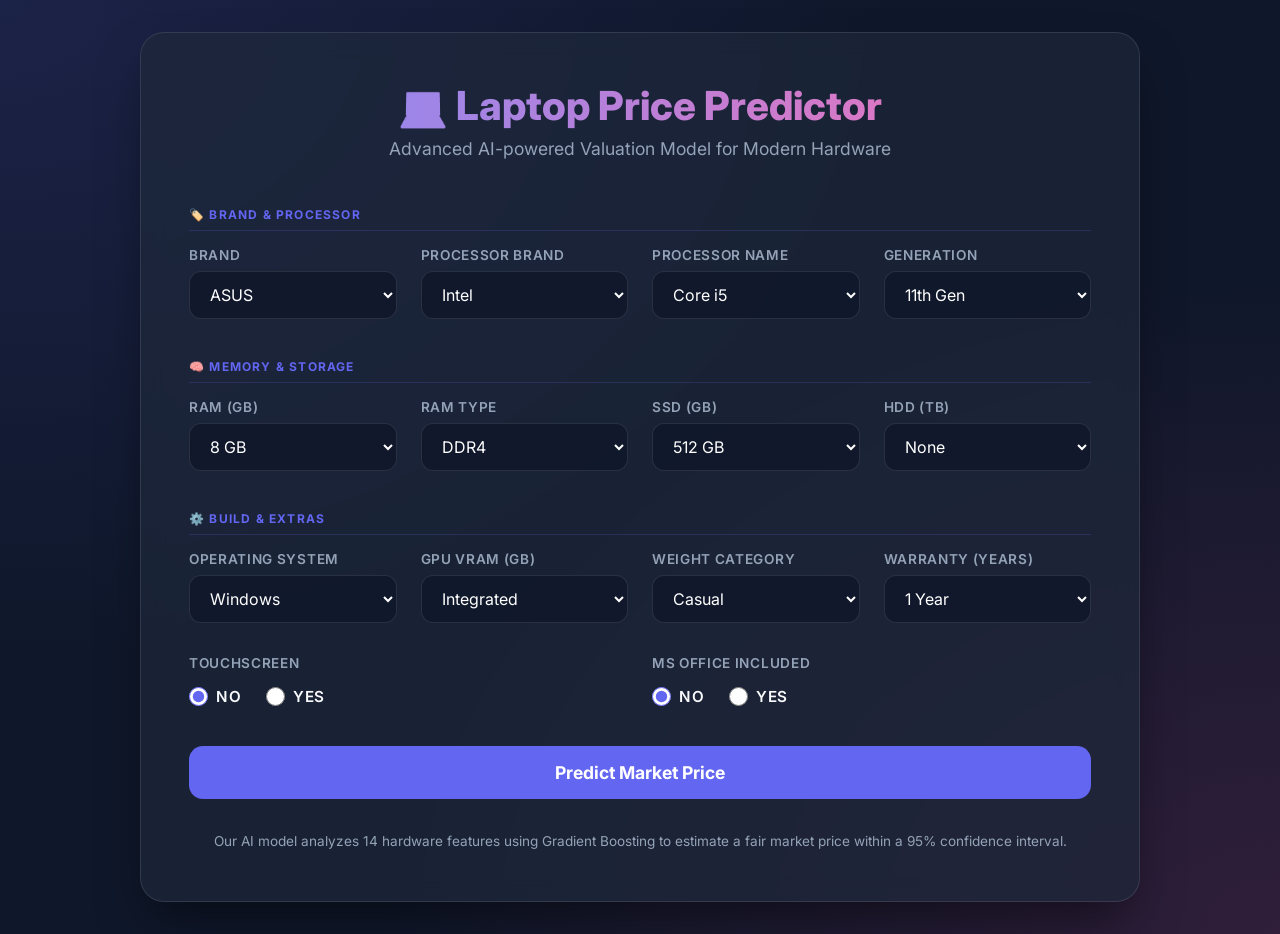
<file: public/index.html>
<!DOCTYPE html>
<html lang="en">
<head>
    <meta charset="UTF-8">
    <meta name="viewport" content="width=device-width, initial-scale=1.0">
    <title>Laptop Price Predictor | AI Valuation</title>
    <link rel="stylesheet" href="style.css">
    <link href="https://fonts.googleapis.com/css2?family=Inter:wght@400;600;700;800&display=swap" rel="stylesheet">
</head>
<body>
    <div class="container">
        <header>
            <h1>💻 Laptop Price Predictor</h1>
            <p>Advanced AI-powered Valuation Model for Modern Hardware</p>
        </header>

        <form id="predictionForm">
            <!-- Section: Brand & Processor -->
            <h2 class="section-title">🏷️ Brand & Processor</h2>
            <div class="grid">
                <div class="input-group">
                    <label>Brand</label>
                    <select id="brand">
                        <option value="ASUS">ASUS</option>
                        <option value="Lenovo">Lenovo</option>
                        <option value="HP">HP</option>
                        <option value="DELL">DELL</option>
                        <option value="acer">acer</option>
                        <option value="MSI">MSI</option>
                        <option value="Avita">Avita</option>
                        <option value="APPLE">APPLE</option>
                    </select>
                </div>
                <div class="input-group">
                    <label>Processor Brand</label>
                    <select id="processor_brand">
                        <option value="Intel">Intel</option>
                        <option value="AMD">AMD</option>
                        <option value="M1">M1</option>
                    </select>
                </div>
                <div class="input-group">
                    <label>Processor Name</label>
                    <select id="processor_name">
                        <option value="Core i5">Core i5</option>
                        <option value="Core i3">Core i3</option>
                        <option value="Core i7">Core i7</option>
                        <option value="Core i9">Core i9</option>
                        <option value="Ryzen 5">Ryzen 5</option>
                        <option value="Ryzen 7">Ryzen 7</option>
                        <option value="Ryzen 3">Ryzen 3</option>
                        <option value="M1">M1</option>
                    </select>
                </div>
                <div class="input-group">
                    <label>Generation</label>
                    <select id="processor_gnrtn">
                        <option value="10th">10th Gen</option>
                        <option value="11th" selected>11th Gen</option>
                        <option value="12th">12th Gen</option>
                        <option value="7th">7th Gen</option>
                        <option value="8th">8th Gen</option>
                        <option value="9th">9th Gen</option>
                        <option value="4th">4th Gen</option>
                        <option value="Not Available">N/A</option>
                    </select>
                </div>
            </div>

            <!-- Section: Memory & Storage -->
            <h2 class="section-title">🧠 Memory & Storage</h2>
            <div class="grid">
                <div class="input-group">
                    <label>RAM (GB)</label>
                    <select id="ram_gb">
                        <option value="4">4 GB</option>
                        <option value="8" selected>8 GB</option>
                        <option value="16">16 GB</option>
                        <option value="32">32 GB</option>
                        <option value="64">64 GB</option>
                    </select>
                </div>
                <div class="input-group">
                    <label>RAM Type</label>
                    <select id="ram_type">
                        <option value="DDR4">DDR4</option>
                        <option value="DDR5">DDR5</option>
                        <option value="LPDDR3">LPDDR3</option>
                        <option value="LPDDR4">LPDDR4</option>
                        <option value="LPDDR4X">LPDDR4X</option>
                    </select>
                </div>
                <div class="input-group">
                    <label>SSD (GB)</label>
                    <select id="ssd">
                        <option value="0">None</option>
                        <option value="128">128 GB</option>
                        <option value="256">256 GB</option>
                        <option value="512" selected>512 GB</option>
                        <option value="1024">1 TB</option>
                        <option value="2048">2 TB</option>
                    </select>
                </div>
                <div class="input-group">
                    <label>HDD (TB)</label>
                    <select id="hdd">
                        <option value="0" selected>None</option>
                        <option value="1">1 TB</option>
                        <option value="2">2 TB</option>
                    </select>
                </div>
            </div>

            <!-- Section: Build & Extras -->
            <h2 class="section-title">⚙️ Build & Extras</h2>
            <div class="grid">
                <div class="input-group">
                    <label>Operating System</label>
                    <select id="os">
                        <option value="Windows">Windows</option>
                        <option value="Mac">Mac</option>
                        <option value="DOS">DOS / Linux</option>
                    </select>
                </div>
                <div class="input-group">
                    <label>GPU VRAM (GB)</label>
                    <select id="graphic_card_gb">
                        <option value="0">Integrated</option>
                        <option value="2">2 GB</option>
                        <option value="4">4 GB</option>
                        <option value="6">6 GB</option>
                        <option value="8">8 GB</option>
                    </select>
                </div>
                <div class="input-group">
                    <label>Weight Category</label>
                    <select id="weight">
                        <option value="Casual">Casual</option>
                        <option value="ThinNlight">Thin & Light</option>
                        <option value="Gaming">Gaming</option>
                    </select>
                </div>
                <div class="input-group">
                    <label>Warranty (Years)</label>
                    <select id="warranty">
                        <option value="0">No Warranty</option>
                        <option value="1" selected>1 Year</option>
                        <option value="2">2 Years</option>
                        <option value="3">3 Years</option>
                    </select>
                </div>
            </div>

            <div class="grid" style="grid-template-columns: 1fr 1fr; margin-top: 1rem;">
                <div class="input-group">
                    <label>Touchscreen</label>
                    <div class="radio-group">
                        <label class="radio-label"><input type="radio" name="touchscreen" value="No" checked> No</label>
                        <label class="radio-label"><input type="radio" name="touchscreen" value="Yes"> Yes</label>
                    </div>
                </div>
                <div class="input-group">
                    <label>MS Office Included</label>
                    <div class="radio-group">
                        <label class="radio-label"><input type="radio" name="msoffice" value="No" checked> No</label>
                        <label class="radio-label"><input type="radio" name="msoffice" value="Yes"> Yes</label>
                    </div>
                </div>
            </div>

            <button type="submit" class="btn-predict">
                <span class="btn-text">Predict Market Price</span>
                <div class="loading-spinner"></div>
            </button>
        </form>

        <div id="resultCard" class="result-card">
            <p style="color: var(--text-muted); font-weight: 600; margin-bottom: 0.5rem;">Estimated Market Value</p>
            <div id="priceOutput" class="result-price">₹0.00</div>
            <p style="color: #4ade80; font-size: 0.9rem; margin-top: 1rem;">Based on current market trends & hardware specifications</p>
        </div>

        <div class="info-banner">
            Our AI model analyzes 14 hardware features using Gradient Boosting to estimate a fair market price within a 95% confidence interval.
        </div>
    </div>

    <script src="script.js"></script>
</body>
</html>
</file>
<file: public/style.css>
:root {
    --primary: #6366f1;
    --primary-hover: #4f46e5;
    --secondary: #ec4899;
    --bg-dark: #0f172a;
    --card-bg: rgba(30, 41, 59, 0.7);
    --border: rgba(255, 255, 255, 0.1);
    --text-main: #f8fafc;
    --text-muted: #94a3b8;
}

* {
    margin: 0;
    padding: 0;
    box-sizing: border-box;
    font-family: 'Inter', sans-serif;
}

body {
    background: var(--bg-dark);
    background-image: 
        radial-gradient(at 0% 0%, rgba(99, 102, 241, 0.15) 0px, transparent 50%),
        radial-gradient(at 100% 100%, rgba(236, 72, 153, 0.15) 0px, transparent 50%);
    color: var(--text-main);
    min-height: 100vh;
    display: flex;
    justify-content: center;
    align-items: center;
    padding: 2rem;
}

.container {
    width: 100%;
    max-width: 1000px;
    background: var(--card-bg);
    backdrop-filter: blur(12px);
    border: 1px solid var(--border);
    border-radius: 24px;
    padding: 3rem;
    box-shadow: 0 25px 50px -12px rgba(0, 0, 0, 0.5);
    animation: fadeIn 0.8s ease-out;
}

@keyframes fadeIn {
    from { opacity: 0; transform: translateY(20px); }
    to { opacity: 1; transform: translateY(0); }
}

header {
    text-align: center;
    margin-bottom: 3rem;
}

header h1 {
    font-size: 2.5rem;
    font-weight: 800;
    margin-bottom: 0.5rem;
    background: linear-gradient(to right, #818cf8, #f472b6);
    -webkit-background-clip: text;
    -webkit-text-fill-color: transparent;
}

header p {
    color: var(--text-muted);
    font-size: 1.1rem;
}

.grid {
    display: grid;
    grid-template-columns: repeat(auto-fit, minmax(200px, 1fr));
    gap: 1.5rem;
    margin-bottom: 2rem;
}

.input-group {
    display: flex;
    flex-direction: column;
    gap: 0.5rem;
}

label {
    font-size: 0.85rem;
    font-weight: 600;
    color: var(--text-muted);
    text-transform: uppercase;
    letter-spacing: 0.05em;
}

select, input {
    background: rgba(15, 23, 42, 0.8);
    border: 1px solid var(--border);
    border-radius: 12px;
    padding: 0.75rem 1rem;
    color: white;
    font-size: 1rem;
    outline: none;
    transition: all 0.2s;
}

select:focus, input:focus {
    border-color: var(--primary);
    box-shadow: 0 0 0 4px rgba(99, 102, 241, 0.2);
}

.btn-predict {
    width: 100%;
    background: var(--primary);
    color: white;
    border: none;
    padding: 1rem;
    border-radius: 14px;
    font-size: 1.1rem;
    font-weight: 700;
    cursor: pointer;
    transition: all 0.3s cubic-bezier(0.4, 0, 0.2, 1);
    display: flex;
    justify-content: center;
    align-items: center;
    gap: 0.5rem;
}

.btn-predict:hover {
    background: var(--primary-hover);
    transform: translateY(-2px);
    box-shadow: 0 10px 15px -3px rgba(99, 102, 241, 0.4);
}

.btn-predict:active {
    transform: translateY(0);
}

.section-title {
    font-size: 0.75rem;
    font-weight: 700;
    color: var(--primary);
    text-transform: uppercase;
    letter-spacing: 0.1em;
    margin: 2.5rem 0 1rem 0;
    border-bottom: 1px solid rgba(99, 102, 241, 0.2);
    padding-bottom: 0.5rem;
}

.radio-group {
    display: flex;
    gap: 1.5rem;
    padding: 0.5rem 0;
}

.radio-label {
    display: flex;
    align-items: center;
    gap: 0.5rem;
    cursor: pointer;
    font-size: 0.95rem;
    color: var(--text-main);
}

.radio-label input {
    cursor: pointer;
    width: 1.2rem;
    height: 1.2rem;
    accent-color: var(--primary);
}

.result-card {
    margin-top: 3rem;
    padding: 2rem;
    background: rgba(99, 102, 241, 0.1);
    border-radius: 20px;
    border: 1px solid rgba(99, 102, 241, 0.2);
    text-align: center;
    display: none;
}

.result-card.active {
    display: block;
    animation: zoomIn 0.5s cubic-bezier(0.34, 1.56, 0.64, 1);
}

@keyframes zoomIn {
    from { opacity: 0; transform: scale(0.9); }
    to { opacity: 1; transform: scale(1); }
}

.result-price {
    font-size: 3.5rem;
    font-weight: 800;
    color: #4ade80;
    text-shadow: 0 0 20px rgba(74, 222, 128, 0.3);
}

.loading-spinner {
    width: 24px;
    height: 24px;
    border: 3px solid rgba(255, 255, 255, 0.3);
    border-radius: 50%;
    border-top-color: white;
    animation: spin 0.8s linear infinite;
    display: none;
}

@keyframes spin {
    to { transform: rotate(360deg); }
}

.info-banner {
    margin-top: 2rem;
    font-size: 0.85rem;
    color: var(--text-muted);
    text-align: center;
    line-height: 1.6;
}

/* 📱 Mobile Responsiveness */
@media (max-width: 768px) {
    body {
        padding: 1rem;
    }

    .container {
        padding: 2rem 1.5rem;
        border-radius: 16px;
    }

    header h1 {
        font-size: 2rem;
    }

    header p {
        font-size: 1rem;
    }

    .grid {
        grid-template-columns: 1fr;
        gap: 1rem;
    }

    .result-price {
        font-size: 2.5rem;
    }

    .section-title {
        margin-top: 2rem;
    }
}

@media (max-width: 480px) {
    header h1 {
        font-size: 1.75rem;
    }

    .container {
        padding: 1.5rem 1rem;
    }

    .btn-predict {
        padding: 0.85rem;
        font-size: 1rem;
    }

    .radio-group {
        flex-direction: column;
        gap: 0.75rem;
    }
}
</file>
